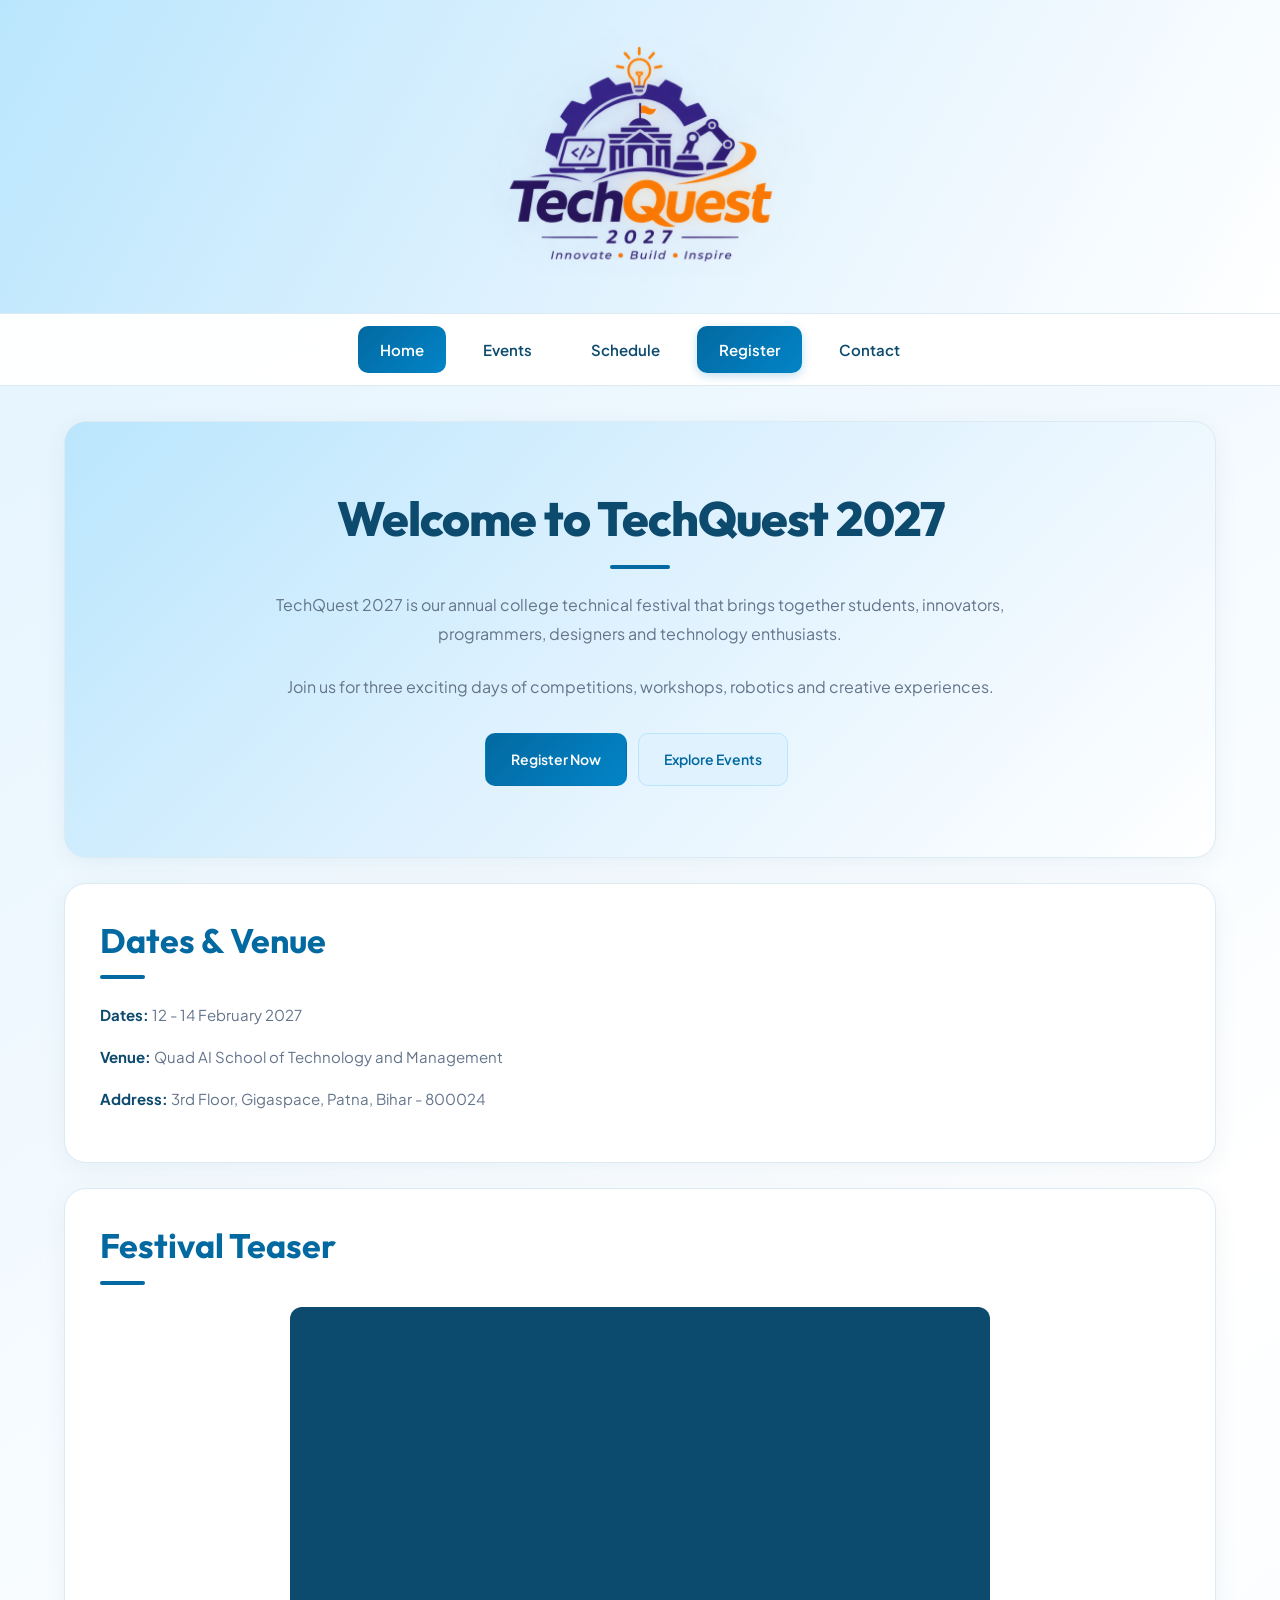
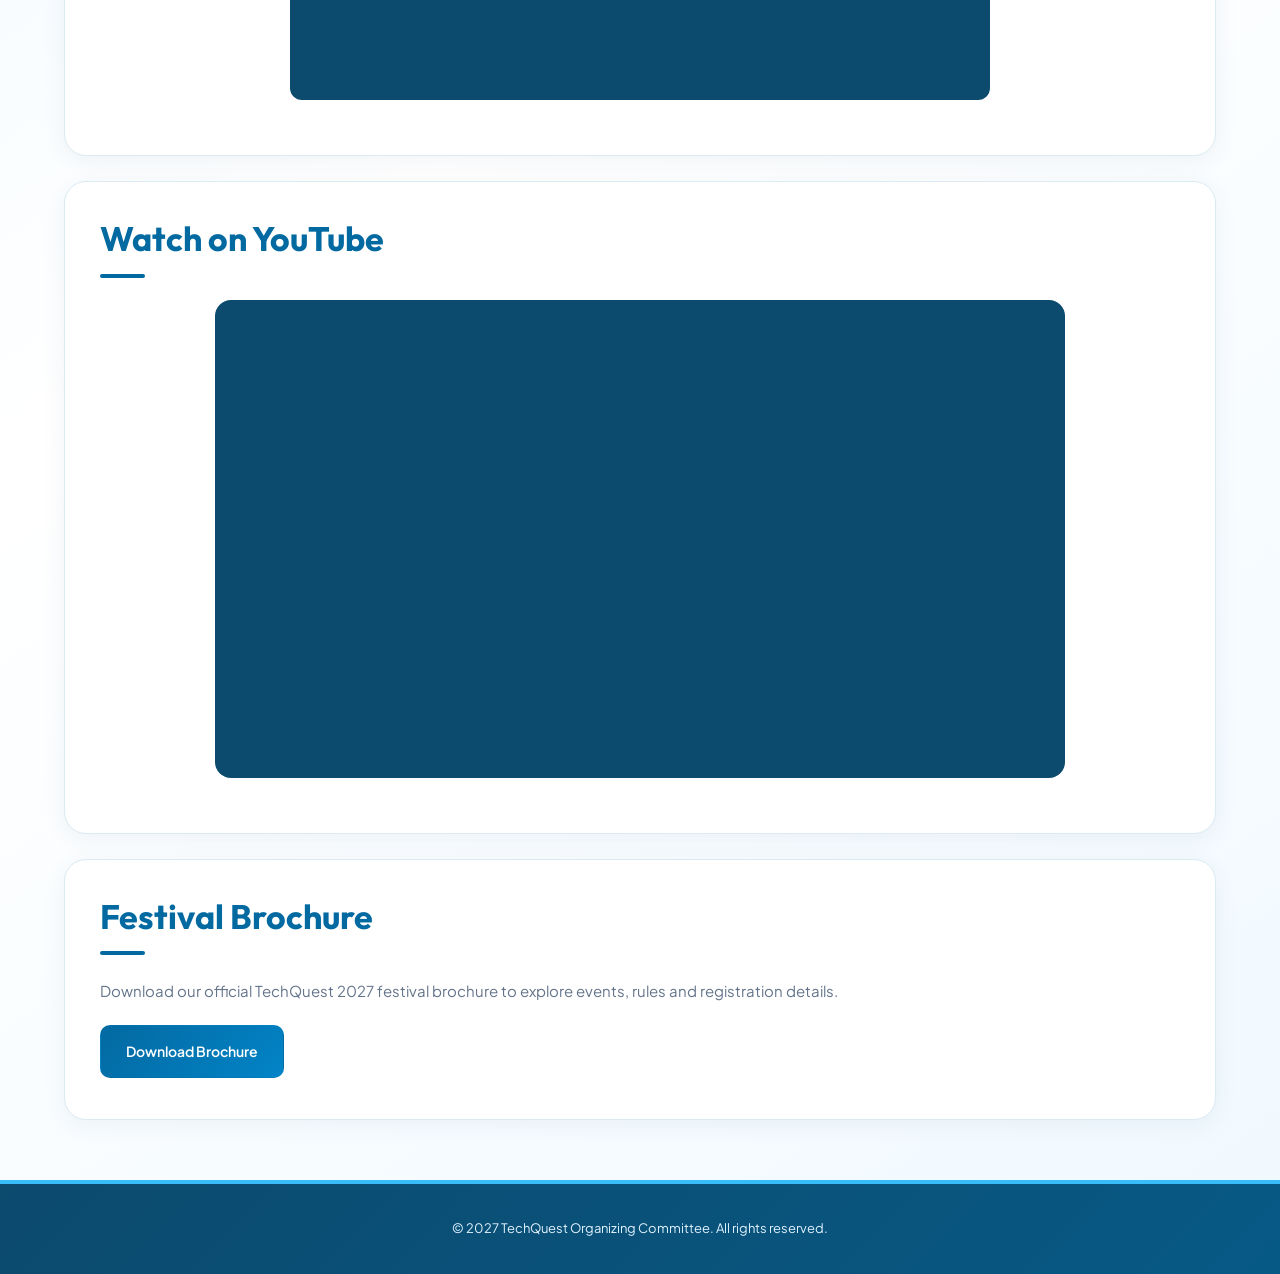
<file: index.html>
<!DOCTYPE html>
<html lang="en">
<head>
    <meta charset="UTF-8">
    <meta name="viewport" content="width=device-width, initial-scale=1.0">
    <title>TechQuest 2027 | Home</title>
    <link rel="stylesheet" href="style.css">
</head>

<body>

    <header>
        <img src="TechQuest.png"
             alt="TechQuest 2027 - Innovate. Build. Inspire."
             class="fest-logo">
    </header>

    <nav>
        <ul>
            <li><a href="index.html" aria-current="page">Home</a></li>
            <li><a href="event.html">Events</a></li>
            <li><a href="schedule.html">Schedule</a></li>
            <li><a href="register.html">Register</a></li>
            <li><a href="contact.html">Contact</a></li>
        </ul>
    </nav>

    <main>

        <section class="hero">
            <h1>Welcome to TechQuest 2027</h1>

            <p>
                TechQuest 2027 is our annual college technical
                festival that brings together students,
                innovators, programmers, designers and
                technology enthusiasts.
            </p>

            <p>
                Join us for three exciting days of competitions,
                workshops, robotics and creative experiences.
            </p>

            <a href="register.html">Register Now</a>
            <a href="event.html">Explore Events</a>
        </section>

        <section>
            <h2>Dates &amp; Venue</h2>

            <p>
                <strong>Dates:</strong>
                12 - 14 February 2027
            </p>

            <p>
                <strong>Venue:</strong>
                Quad AI School of Technology and Management
            </p>

            <p>
                <strong>Address:</strong>
                3rd Floor, Gigaspace, Patna, Bihar - 800024
            </p>
        </section>

       <section>
    <h2>Festival Teaser</h2>

    <iframe
        class="festival-video"
        src="https://www.youtube.com/embed/gcePMMCW2cs"
        title="TechQuest 2027 Festival Teaser"
        allowfullscreen>
    </iframe>
</section>

        <section>
    <h2>Watch on YouTube</h2>

    <iframe
        width="600"
        height="338"
        src="https://www.youtube.com/embed/AEeWWmuPiXo"
        title="TechQuest 2027 Festival Teaser"
        allow="accelerometer; autoplay; clipboard-write; encrypted-media; gyroscope; picture-in-picture; web-share"
        allowfullscreen>
    </iframe>
</section>

        <section>
            <h2>Festival Brochure</h2>

            <p>
                Download our official TechQuest 2027 festival
                brochure to explore events, rules and
                registration details.
            </p>

            <a href="techquest-2027-brochure-updated.pdf" download>
                Download Brochure
            </a>
        </section>

    </main>

    <footer>
        <p>
            &copy; 2027 TechQuest Organizing Committee.
            All rights reserved.
        </p>
    </footer>

</body>
</html>
</file>
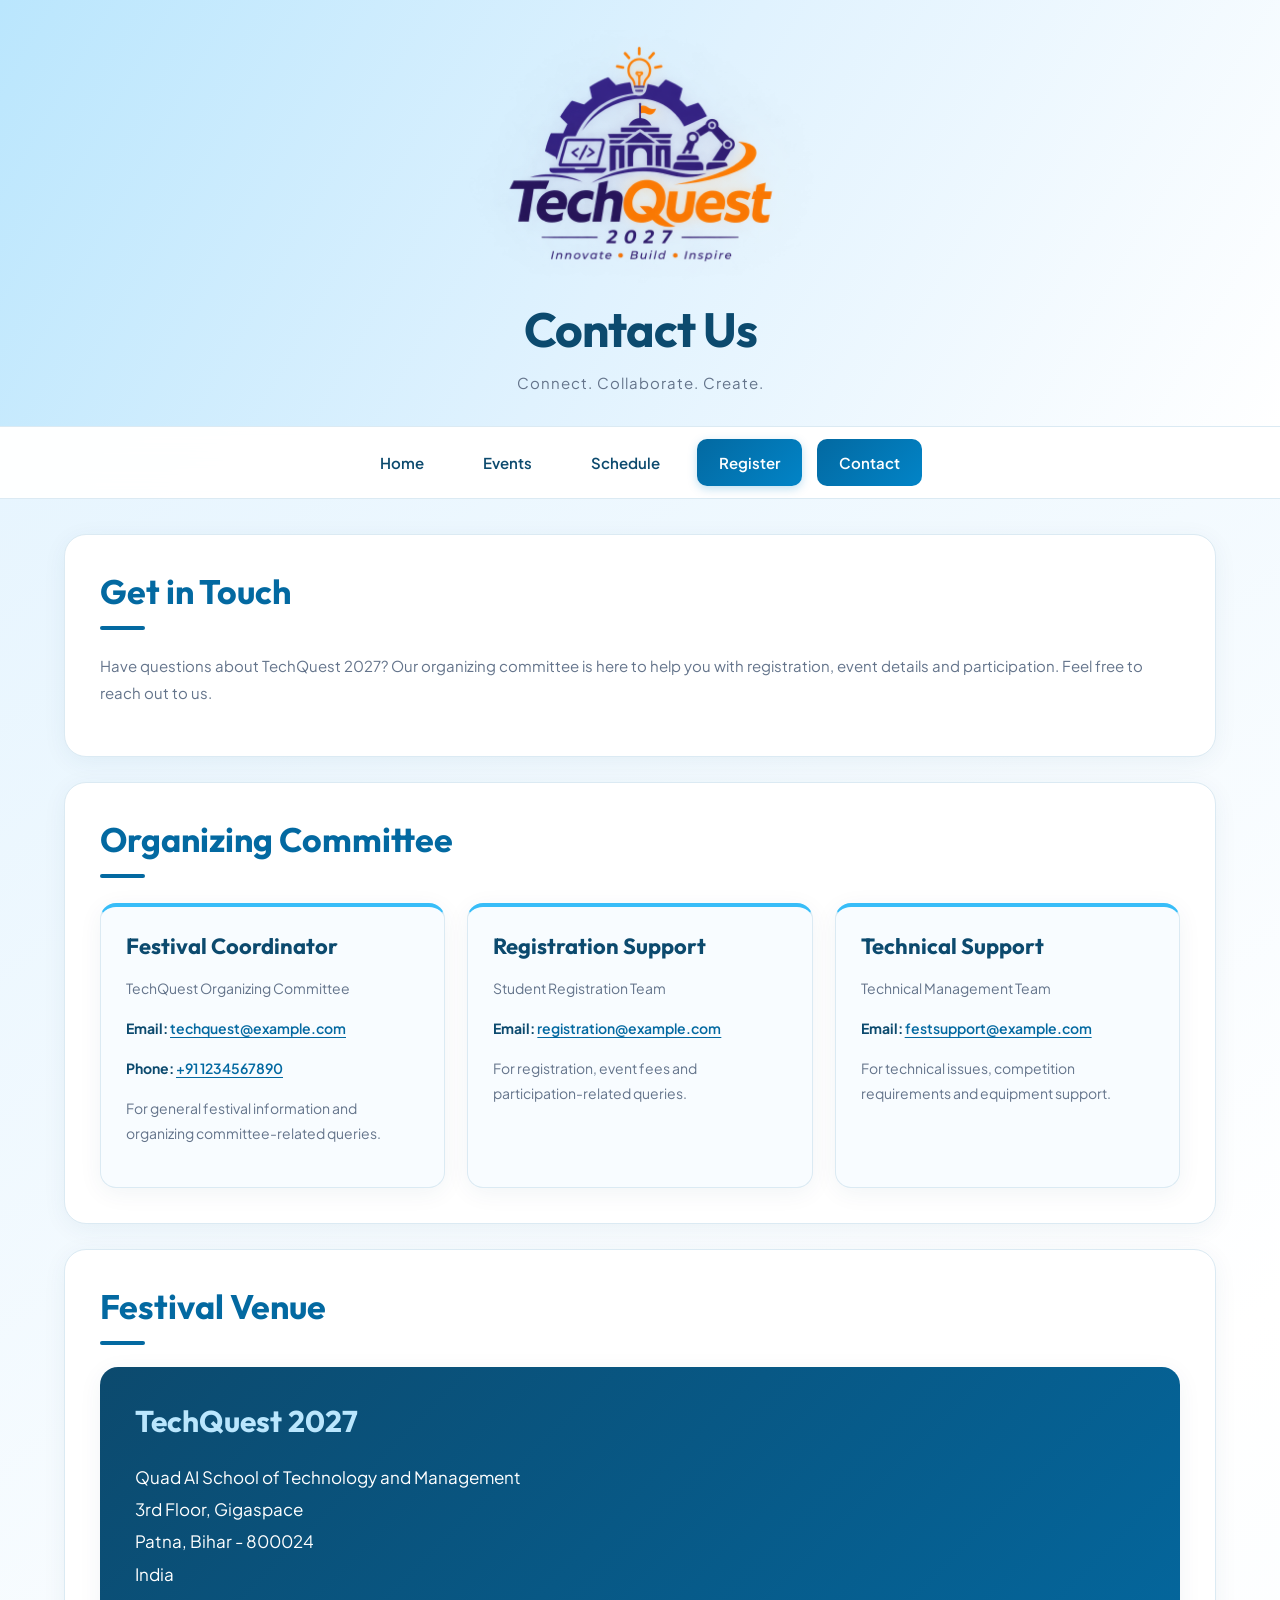
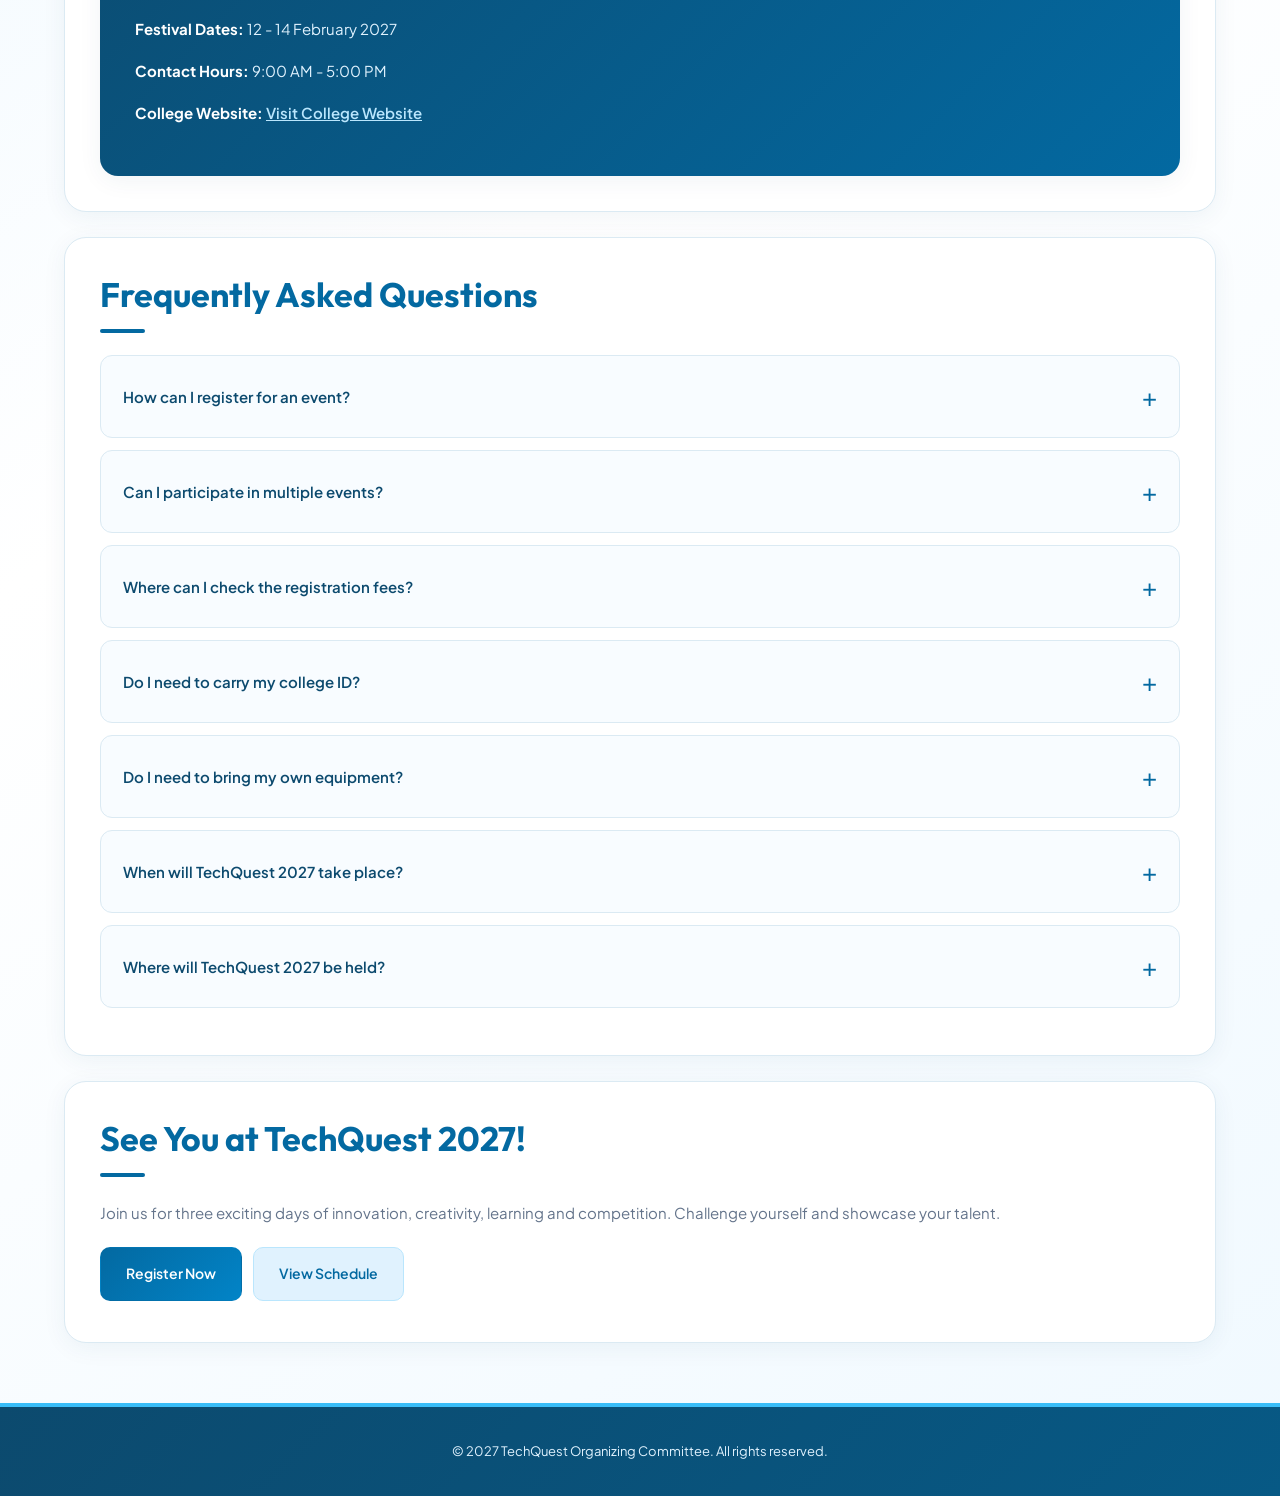
<file: contact.html>
<!DOCTYPE html>
<html lang="en">
<head>
    <meta charset="UTF-8">
    <meta name="viewport" content="width=device-width, initial-scale=1.0">
    <title>TechQuest 2027 | Contact</title>
    <link rel="stylesheet" href="style.css">
</head>

<body>

    <header>
        <img src="TechQuest.png"
             alt="TechQuest 2027 Logo"
             class="fest-logo">

        <h1>Contact Us</h1>
        <p>Connect. Collaborate. Create.</p>
    </header>

    <nav>
        <ul>
            <li><a href="index.html">Home</a></li>
            <li><a href="event.html">Events</a></li>
            <li><a href="schedule.html">Schedule</a></li>
            <li><a href="register.html">Register</a></li>
            <li><a href="contact.html" aria-current="page">Contact</a></li>
        </ul>
    </nav>

    <main>

        <section>
            <h2>Get in Touch</h2>

            <p>
                Have questions about TechQuest 2027?
                Our organizing committee is here to help you
                with registration, event details and participation.
                Feel free to reach out to us.
            </p>
        </section>

        <section>
            <h2>Organizing Committee</h2>

            <div class="contact-grid">

                <article class="contact-card">
                    <h3>Festival Coordinator</h3>

                    <p>TechQuest Organizing Committee</p>

                    <p>
                        <strong>Email:</strong>
                        <a href="mailto:techquest@example.com">
                            techquest@example.com
                        </a>
                    </p>

                    <p>
                        <strong>Phone:</strong>
                        <a href="tel:+911234567890">
                            +91 1234567890
                        </a>
                    </p>

                    <p>
                        For general festival information and
                        organizing committee-related queries.
                    </p>
                </article>

                <article class="contact-card">
                    <h3>Registration Support</h3>

                    <p>Student Registration Team</p>

                    <p>
                        <strong>Email:</strong>
                        <a href="mailto:registration@example.com">
                            registration@example.com
                        </a>
                    </p>

                    <p>
                        For registration, event fees and
                        participation-related queries.
                    </p>
                </article>

                <article class="contact-card">
                    <h3>Technical Support</h3>

                    <p>Technical Management Team</p>

                    <p>
                        <strong>Email:</strong>
                        <a href="mailto:festsupport@example.com">
                            festsupport@example.com
                        </a>
                    </p>

                    <p>
                        For technical issues, competition
                        requirements and equipment support.
                    </p>
                </article>

            </div>
        </section>

        <section>
            <h2>Festival Venue</h2>

            <div class="contact-card">

                <h3>TechQuest 2027</h3>

                <address>
                    Quad AI School of Technology and Management<br>
                    3rd Floor, Gigaspace<br>
                    Patna, Bihar - 800024<br>
                    India
                </address>

                <p>
                    <strong>Festival Dates:</strong>
                    12 - 14 February 2027
                </p>

                <p>
                    <strong>Contact Hours:</strong>
                    9:00 AM - 5:00 PM
                </p>

                <p>
                    <strong>College Website:</strong>

                    <a href="https://www.quadcse.com/"
                       target="_blank"
                       rel="noopener noreferrer">
                        Visit College Website
                    </a>
                </p>

            </div>
        </section>

        <section>
            <h2>Frequently Asked Questions</h2>

            <details>
                <summary>How can I register for an event?</summary>

                <p>
                    Visit the registration page, fill in your
                    details and select your preferred events.
                </p>
            </details>

            <details>
                <summary>Can I participate in multiple events?</summary>

                <p>
                    Yes, you can participate in multiple events
                    as long as their timings do not overlap.
                </p>
            </details>

            <details>
                <summary>Where can I check the registration fees?</summary>

                <p>
                    All registration fees are available on
                    the Events page.
                </p>
            </details>

            <details>
                <summary>Do I need to carry my college ID?</summary>

                <p>
                    Yes, participants must carry a valid
                    college identity card.
                </p>
            </details>

            <details>
                <summary>Do I need to bring my own equipment?</summary>

                <p>
                    No, all necessary equipment will be
                    provided by the organizing committee.
                </p>
            </details>

            <details>
                <summary>When will TechQuest 2027 take place?</summary>

                <p>
                    TechQuest 2027 will take place from
                    12 to 14 February 2027.
                </p>
            </details>

            <details>
                <summary>Where will TechQuest 2027 be held?</summary>

                <p>
                    The festival will be held at Quad AI School
                    of Technology and Management, 3rd Floor,
                    Gigaspace, Patna, Bihar - 800024.
                </p>
            </details>

        </section>

        <section>
            <h2>See You at TechQuest 2027!</h2>

            <p>
                Join us for three exciting days of innovation,
                creativity, learning and competition.
                Challenge yourself and showcase your talent.
            </p>

            <a href="register.html">Register Now</a>
            <a href="schedule.html">View Schedule</a>

        </section>

    </main>

    <footer>
        <p>
            &copy; 2027 TechQuest Organizing Committee.
            All rights reserved.
        </p>
    </footer>

</body>
</html>
</file>
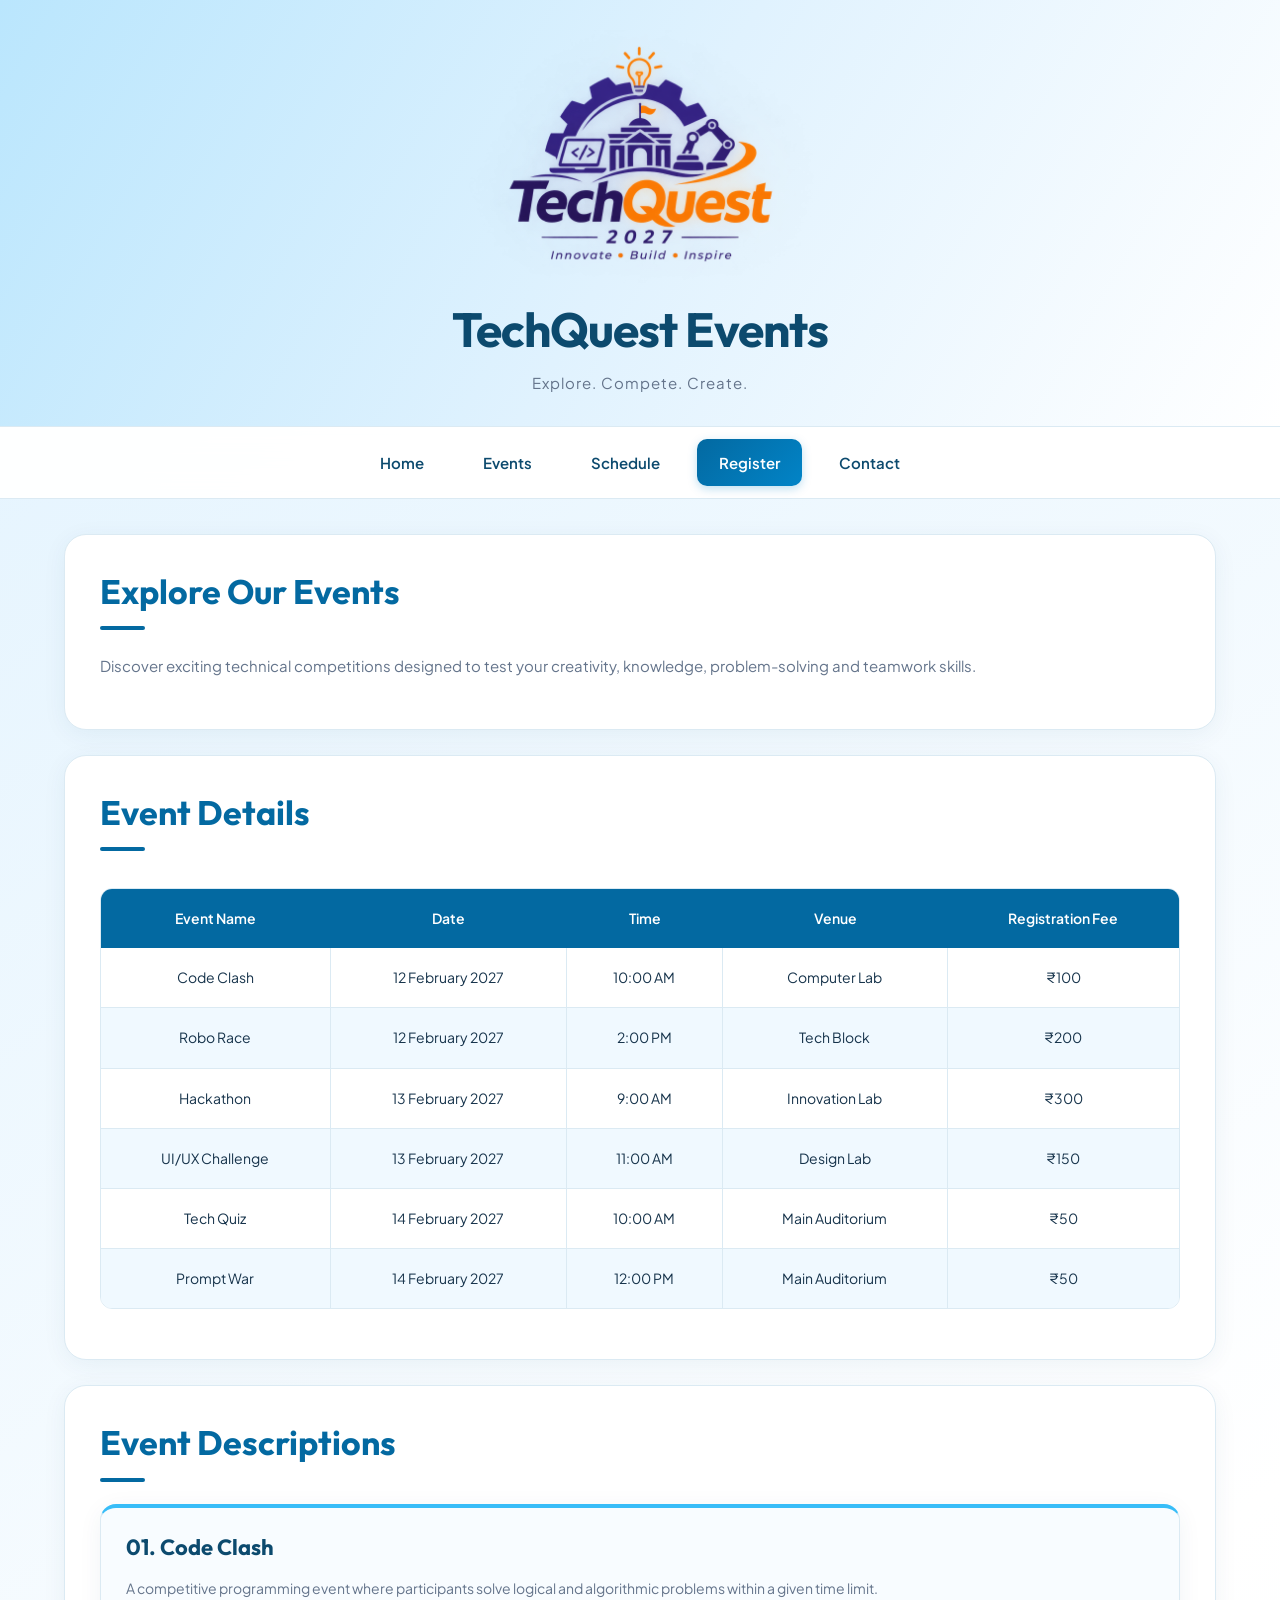
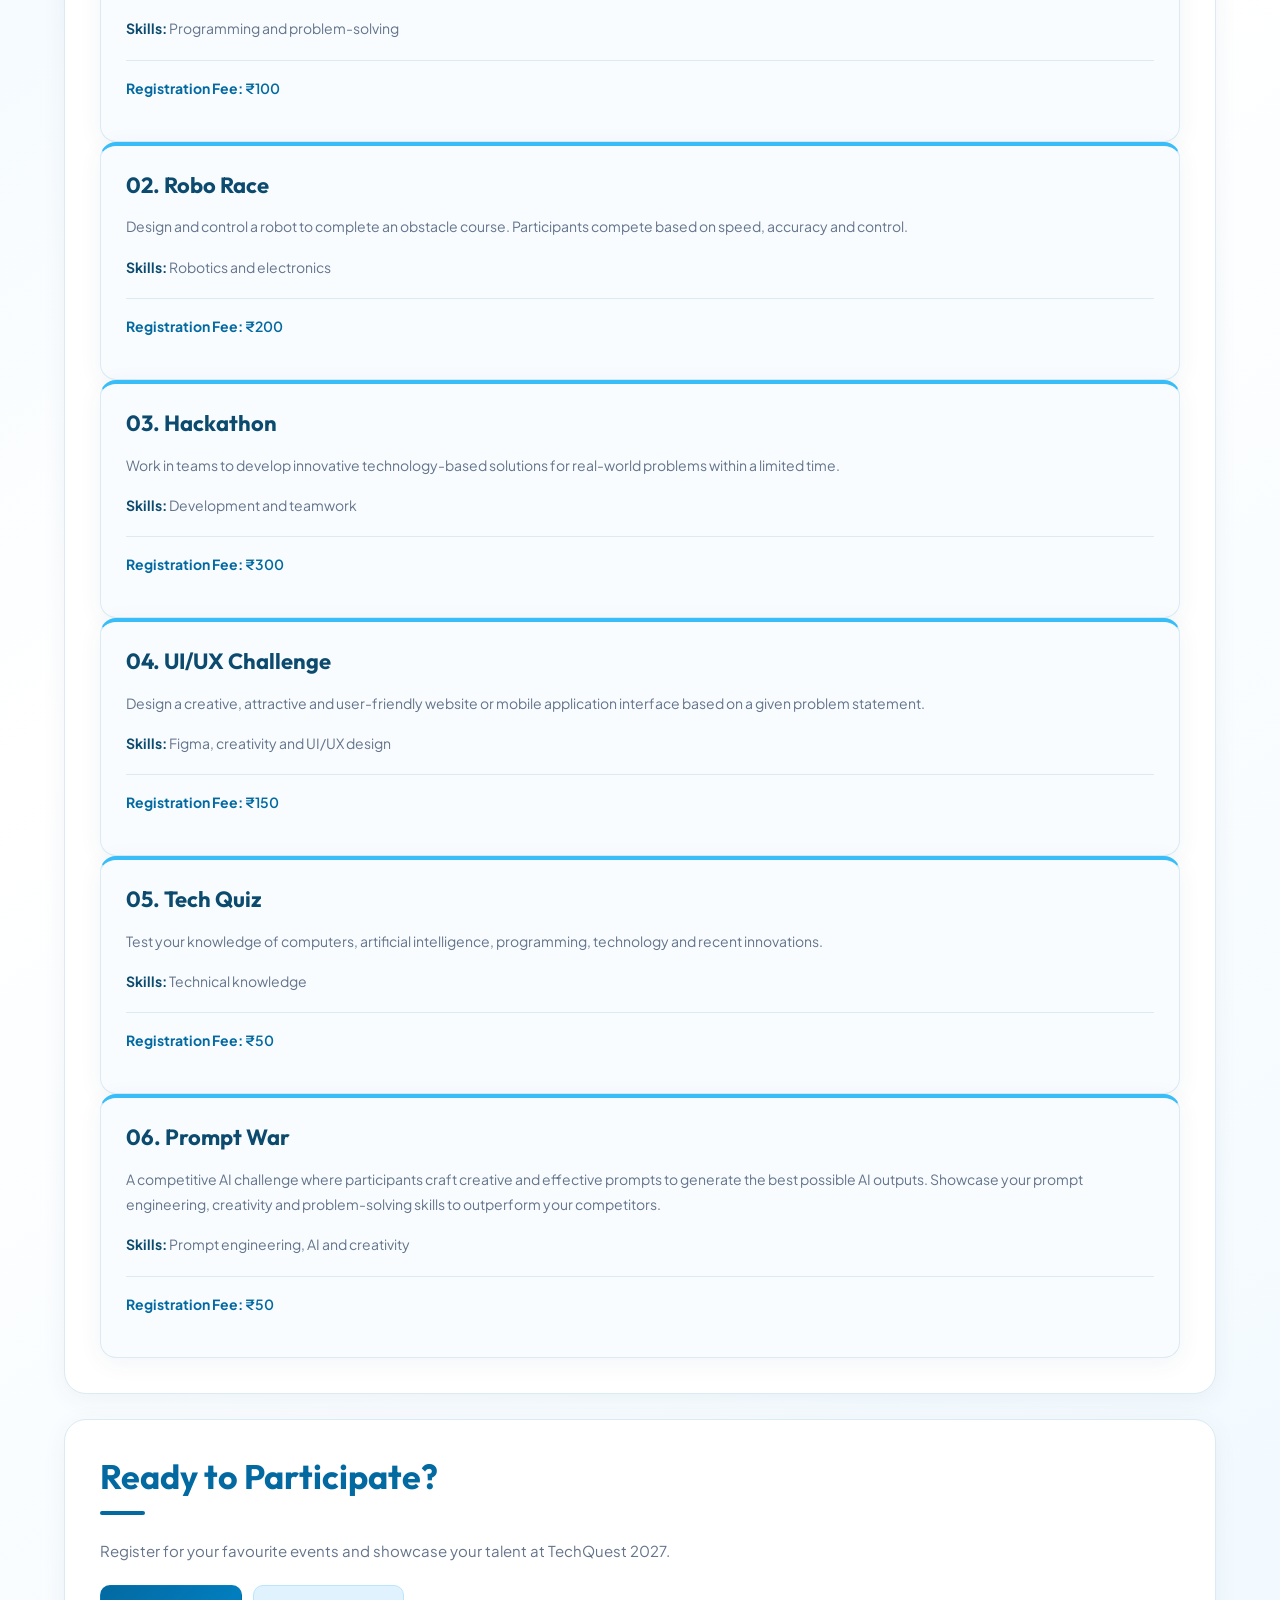
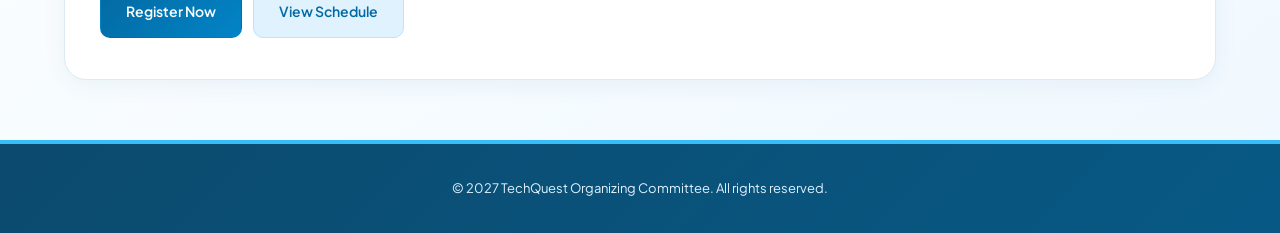
<file: event.html>
<!DOCTYPE html>
<html lang="en">
<head>
    <meta charset="UTF-8">
    <meta name="viewport" content="width=device-width, initial-scale=1.0">
    <title>TechQuest 2027 | Events</title>
    <link rel="stylesheet" href="style.css">
</head>

<body>

    <header>
       <img src="TechQuest.png"
             alt="TechQuest 2027 Logo"
             class="fest-logo">
        <h1>TechQuest Events</h1>
        <p>Explore. Compete. Create.</p>
    </header>

    <nav>
        <ul>
            <li><a href="index.html">Home</a></li>
            <li><a href="event.html">Events</a></li>
            <li><a href="schedule.html">Schedule</a></li>
            <li><a href="register.html">Register</a></li>
            <li><a href="contact.html">Contact</a></li>
        </ul>
    </nav>

    <main>

        <section>
            <h2>Explore Our Events</h2>

            <p>
                Discover exciting technical competitions designed
                to test your creativity, knowledge, problem-solving
                and teamwork skills.
            </p>
        </section>

        <section>
            <h2>Event Details</h2>

            <div class="table-container">
                <table>
                    <thead>
                        <tr>
                            <th>Event Name</th>
                            <th>Date</th>
                            <th>Time</th>
                            <th>Venue</th>
                            <th>Registration Fee</th>
                        </tr>
                    </thead>

                    <tbody>
                        <tr>
                            <td>Code Clash</td>
                            <td>12 February 2027</td>
                            <td>10:00 AM</td>
                            <td>Computer Lab</td>
                            <td>₹100</td>
                        </tr>

                        <tr>
                            <td>Robo Race</td>
                            <td>12 February 2027</td>
                            <td>2:00 PM</td>
                            <td>Tech Block</td>
                            <td>₹200</td>
                        </tr>

                        <tr>
                            <td>Hackathon</td>
                            <td>13 February 2027</td>
                            <td>9:00 AM</td>
                            <td>Innovation Lab</td>
                            <td>₹300</td>
                        </tr>

                        <tr>
                            <td>UI/UX Challenge</td>
                            <td>13 February 2027</td>
                            <td>11:00 AM</td>
                            <td>Design Lab</td>
                            <td>₹150</td>
                        </tr>

                        <tr>
                            <td>Tech Quiz</td>
                            <td>14 February 2027</td>
                            <td>10:00 AM</td>
                            <td>Main Auditorium</td>
                            <td>₹50</td>
                        </tr>

                        <tr>
                            <td>Prompt War</td>
                            <td>14 February 2027</td>
                            <td>12:00 PM</td>
                            <td>Main Auditorium</td>
                            <td>₹50</td>
                        </tr>
                    </tbody>
                </table>
            </div>
        </section>

        <section>
            <h2>Event Descriptions</h2>

            <article class="event-card">
                <h3>01. Code Clash</h3>

                <p>
                    A competitive programming event where
                    participants solve logical and algorithmic
                    problems within a given time limit.
                </p>

                <p><strong>Skills:</strong> Programming and problem-solving</p>
                <p><strong>Registration Fee:</strong> ₹100</p>
            </article>

            <article class="event-card">
                <h3>02. Robo Race</h3>

                <p>
                    Design and control a robot to complete
                    an obstacle course. Participants compete
                    based on speed, accuracy and control.
                </p>

                <p><strong>Skills:</strong> Robotics and electronics</p>
                <p><strong>Registration Fee:</strong> ₹200</p>
            </article>

            <article class="event-card">
                <h3>03. Hackathon</h3>

                <p>
                    Work in teams to develop innovative
                    technology-based solutions for real-world
                    problems within a limited time.
                </p>

                <p><strong>Skills:</strong> Development and teamwork</p>
                <p><strong>Registration Fee:</strong> ₹300</p>
            </article>

            <article class="event-card">
                <h3>04. UI/UX Challenge</h3>

                <p>
                    Design a creative, attractive and
                    user-friendly website or mobile application
                    interface based on a given problem statement.
                </p>

                <p><strong>Skills:</strong> Figma, creativity and UI/UX design</p>
                <p><strong>Registration Fee:</strong> ₹150</p>
            </article>

            <article class="event-card">
                <h3>05. Tech Quiz</h3>

                <p>
                    Test your knowledge of computers,
                    artificial intelligence, programming,
                    technology and recent innovations.
                </p>

                <p><strong>Skills:</strong> Technical knowledge</p>
                <p><strong>Registration Fee:</strong> ₹50</p>
            </article>

            <article class="event-card">
                <h3>06. Prompt War</h3>

                <p>
                    A competitive AI challenge where participants
                    craft creative and effective prompts to generate
                    the best possible AI outputs. Showcase your
                    prompt engineering, creativity and problem-solving
                    skills to outperform your competitors.
                </p>

                <p><strong>Skills:</strong> Prompt engineering, AI and creativity</p>
                <p><strong>Registration Fee:</strong> ₹50</p>
            </article>

        </section>

        <section>
            <h2>Ready to Participate?</h2>

            <p>
                Register for your favourite events and
                showcase your talent at TechQuest 2027.
            </p>

            <a href="register.html">Register Now</a>
            <a href="schedule.html">View Schedule</a>
        </section>

    </main>

    <footer>
        <p>
            &copy; 2027 TechQuest Organizing Committee.
            All rights reserved.
        </p>
    </footer>

</body>
</html>
</file>
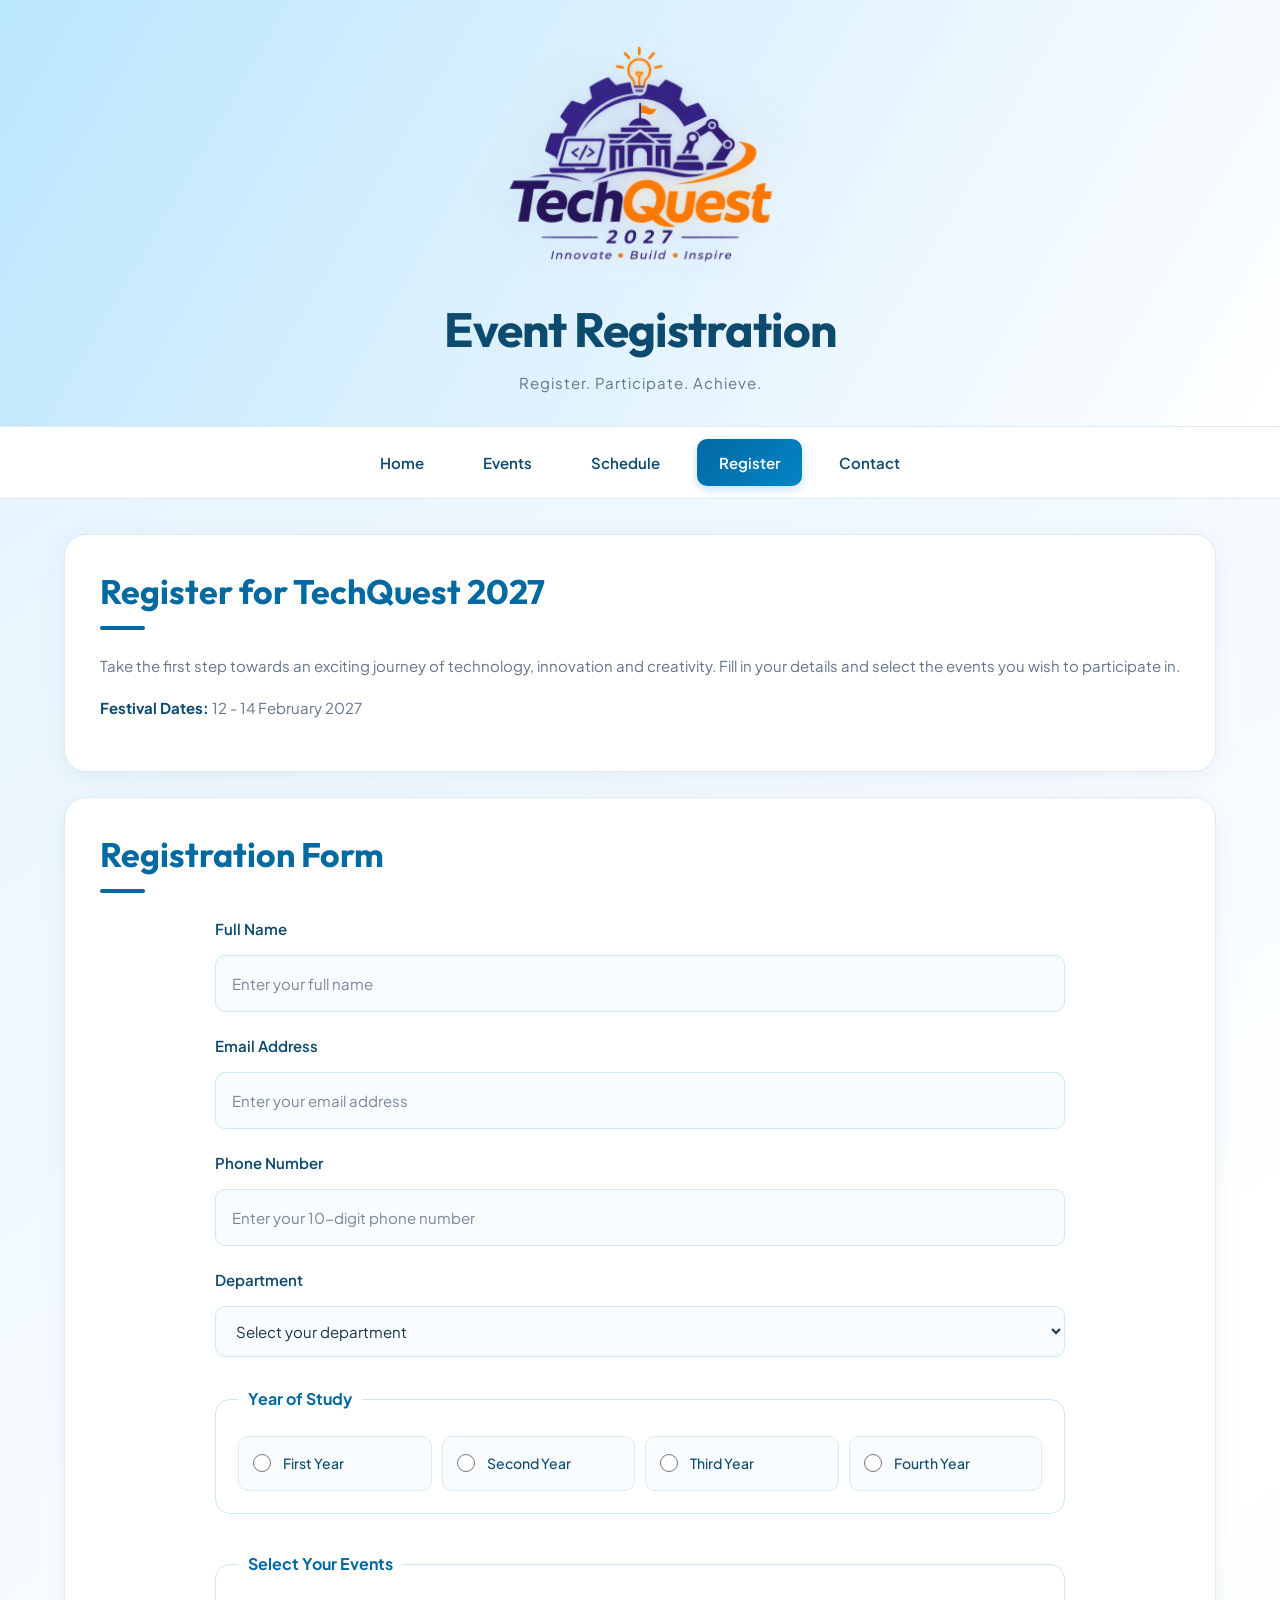
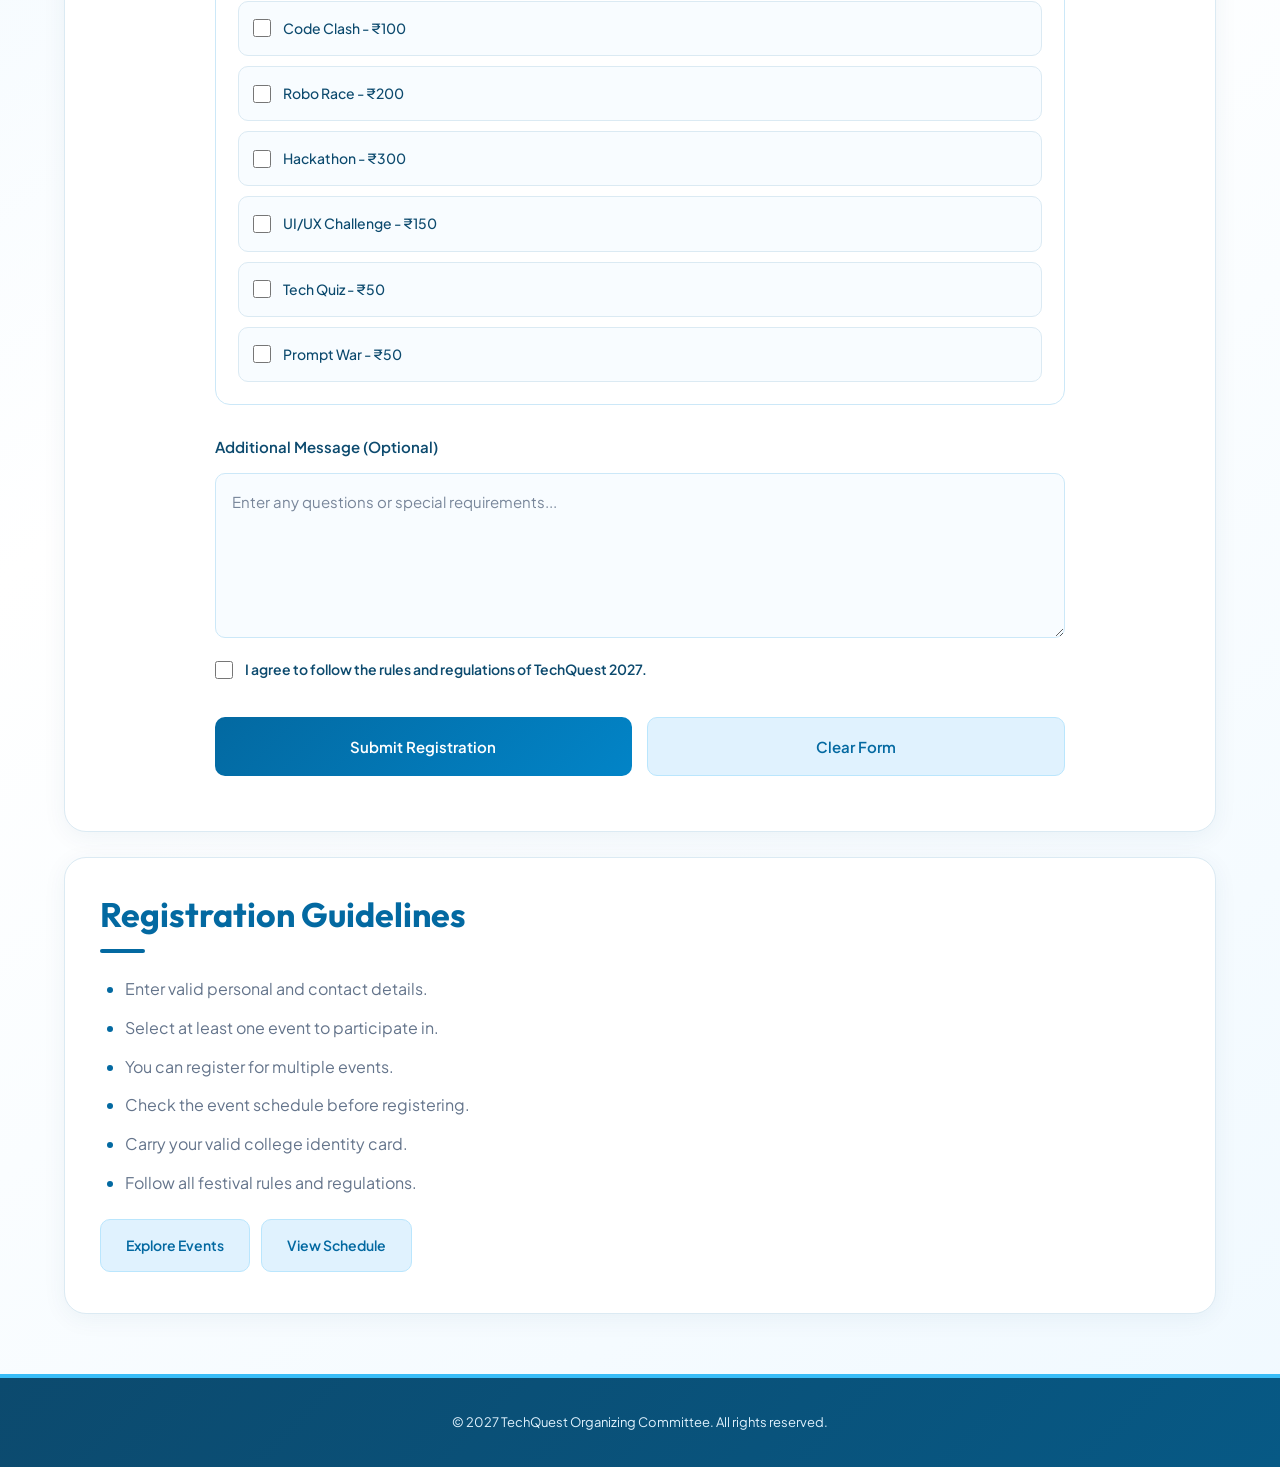
<file: register.html>
<!DOCTYPE html>
<html lang="en">
<head>
    <meta charset="UTF-8">
    <meta name="viewport" content="width=device-width, initial-scale=1.0">
    <title>TechQuest 2027 | Registration</title>
    <link rel="stylesheet" href="style.css">
</head>

<body>

    <header>
        <img src="TechQuest.png"
             alt="TechQuest 2027 Logo"
             class="fest-logo">

        <h1>Event Registration</h1>
        <p>Register. Participate. Achieve.</p>
    </header>

    <nav>
        <ul>
            <li><a href="index.html">Home</a></li>
            <li><a href="event.html">Events</a></li>
            <li><a href="schedule.html">Schedule</a></li>
            <li><a href="register.html" aria-current="page">Register</a></li>
            <li><a href="contact.html">Contact</a></li>
        </ul>
    </nav>

    <main>

        <section>
            <h2>Register for TechQuest 2027</h2>

            <p>
                Take the first step towards an exciting journey
                of technology, innovation and creativity.
                Fill in your details and select the events
                you wish to participate in.
            </p>

            <p>
                <strong>Festival Dates:</strong>
                12 - 14 February 2027
            </p>
        </section>

        <section>
            <h2>Registration Form</h2>

            <form id="registrationForm">

                <div class="form-group">
                    <label for="fullname">Full Name</label>

                    <input type="text"
                           id="fullname"
                           name="fullname"
                           placeholder="Enter your full name"
                           required>
                </div>

                <div class="form-group">
                    <label for="email">Email Address</label>

                    <input type="email"
                           id="email"
                           name="email"
                           placeholder="Enter your email address"
                           required>
                </div>

                <div class="form-group">
                    <label for="phone">Phone Number</label>

                    <input type="tel"
                           id="phone"
                           name="phone"
                           placeholder="Enter your 10-digit phone number"
                           pattern="[0-9]{10}"
                           maxlength="10"
                           inputmode="numeric"
                           title="Enter a valid 10-digit phone number"
                           required>
                </div>

                <div class="form-group">
                    <label for="department">Department</label>

                    <select id="department"
                            name="department"
                            required>

                        <option value="">Select your department</option>
                        <option value="cse">Computer Science Engineering</option>
                        <option value="aiml">Artificial Intelligence & Machine Learning</option>
                        <option value="it">Information Technology</option>
                        <option value="ece">Electronics & Communication</option>
                        <option value="ee">Electrical Engineering</option>
                        <option value="me">Mechanical Engineering</option>
                        <option value="ce">Civil Engineering</option>
                        <option value="other">Other</option>

                    </select>
                </div>

                <fieldset>
                    <legend>Year of Study</legend>

                    <label>
                        <input type="radio"
                               name="year"
                               value="1"
                               required>
                        First Year
                    </label>

                    <label>
                        <input type="radio"
                               name="year"
                               value="2">
                        Second Year
                    </label>

                    <label>
                        <input type="radio"
                               name="year"
                               value="3">
                        Third Year
                    </label>

                    <label>
                        <input type="radio"
                               name="year"
                               value="4">
                        Fourth Year
                    </label>

                </fieldset>

                <fieldset>
                    <legend>Select Your Events</legend>

                    <label>
                        <input type="checkbox"
                               name="events"
                               value="Code Clash">
                        Code Clash - ₹100
                    </label>

                    <label>
                        <input type="checkbox"
                               name="events"
                               value="Robo Race">
                        Robo Race - ₹200
                    </label>

                    <label>
                        <input type="checkbox"
                               name="events"
                               value="Hackathon">
                        Hackathon - ₹300
                    </label>

                    <label>
                        <input type="checkbox"
                               name="events"
                               value="UI/UX Challenge">
                        UI/UX Challenge - ₹150
                    </label>

                    <label>
                        <input type="checkbox"
                               name="events"
                               value="Tech Quiz">
                        Tech Quiz - ₹50
                    </label>

                    <label>
                        <input type="checkbox"
                               name="events"
                               value="Prompt War">
                        Prompt War - ₹50
                    </label>

                </fieldset>

                <div class="form-group">
                    <label for="message">
                        Additional Message (Optional)
                    </label>

                    <textarea id="message"
                              name="message"
                              rows="5"
                              placeholder="Enter any questions or special requirements..."></textarea>
                </div>

                <label>
                    <input type="checkbox"
                           name="agreement"
                           required>

                    I agree to follow the rules and regulations
                    of TechQuest 2027.
                </label>

                <div class="form-buttons">

                    <button type="submit">
                        Submit Registration
                    </button>

                    <button type="reset">
                        Clear Form
                    </button>

                </div>

                <p id="formStatus" role="status"></p>

            </form>
        </section>

        <section>
            <h2>Registration Guidelines</h2>

            <ul>
                <li>Enter valid personal and contact details.</li>

                <li>Select at least one event to participate in.</li>

                <li>You can register for multiple events.</li>

                <li>Check the event schedule before registering.</li>

                <li>Carry your valid college identity card.</li>

                <li>Follow all festival rules and regulations.</li>
            </ul>

            <a href="event.html">Explore Events</a>
            <a href="schedule.html">View Schedule</a>
        </section>

    </main>

    <footer>
        <p>
            &copy; 2027 TechQuest Organizing Committee.
            All rights reserved.
        </p>
    </footer>

    <script>

        const form = document.getElementById("registrationForm");
        const status = document.getElementById("formStatus");

        form.addEventListener("submit", function(event) {

            event.preventDefault();

            const name = document.getElementById("fullname").value.trim();

            const selectedEvents = document.querySelectorAll(
                'input[name="events"]:checked'
            );

            if (name === "") {
                status.style.color = "#dc2626";
                status.textContent = "Please enter your full name.";
                return;
            }

            if (selectedEvents.length === 0) {
                status.style.color = "#dc2626";
                status.textContent = "Please select at least one event.";
                return;
            }

            status.style.color = "#15803d";

            status.textContent =
                "Thank you, " + name +
                "! Your registration form has been validated successfully.";

        });

        form.addEventListener("reset", function() {
            status.textContent = "";
        });

    </script>

</body>
</html>
</file>
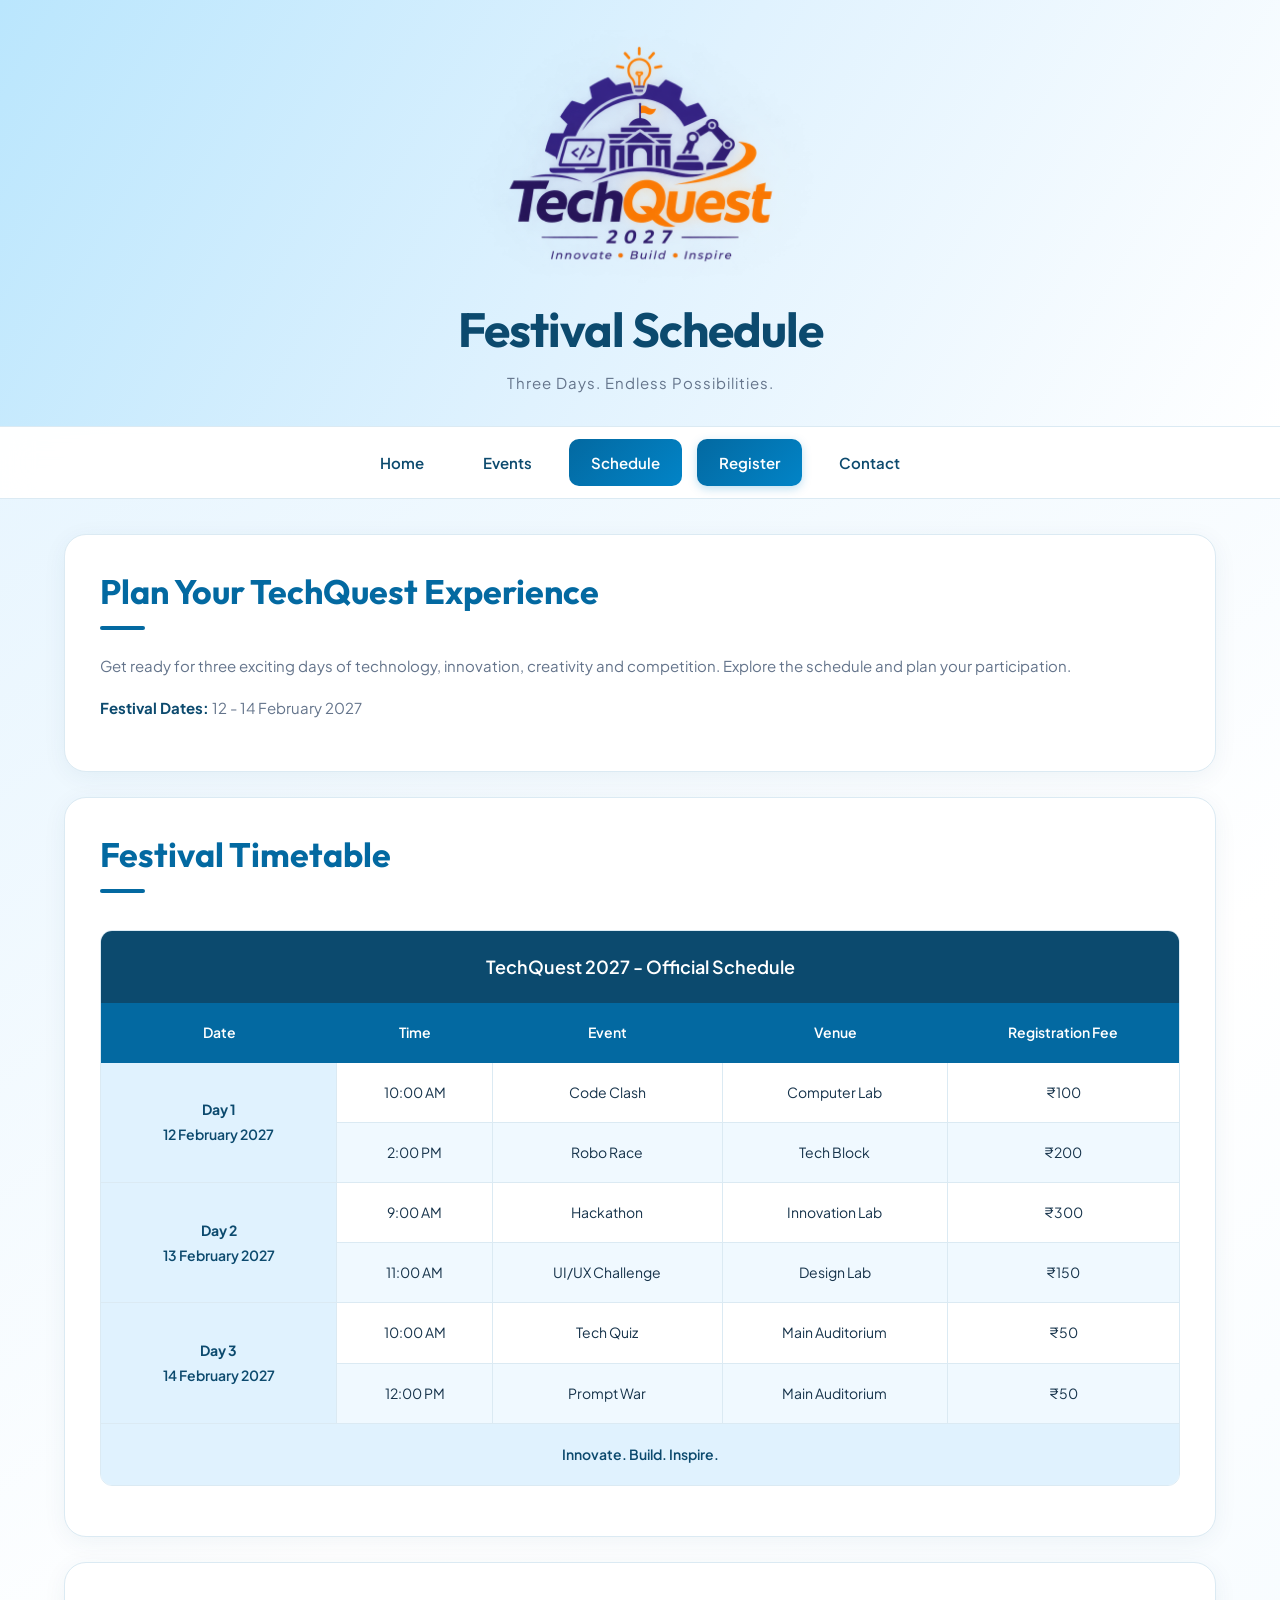
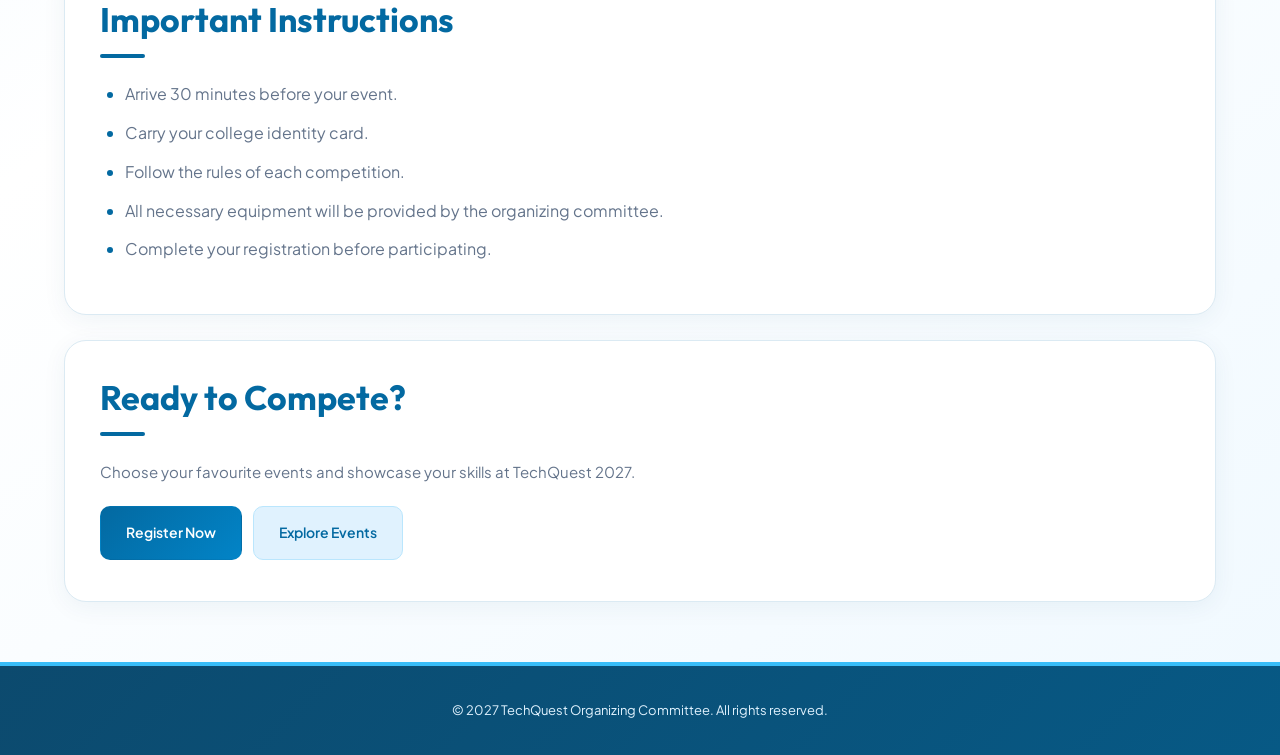
<file: schedule.html>
<!DOCTYPE html>
<html lang="en">
<head>
    <meta charset="UTF-8">
    <meta name="viewport" content="width=device-width, initial-scale=1.0">
    <title>TechQuest 2027 | Schedule</title>
    <link rel="stylesheet" href="style.css">
</head>

<body>

    <header>
        <img src="TechQuest.png"
             alt="TechQuest 2027 Logo"
             class="fest-logo">

        <h1>Festival Schedule</h1>
        <p>Three Days. Endless Possibilities.</p>
    </header>

    <nav>
        <ul>
            <li><a href="index.html">Home</a></li>
            <li><a href="event.html">Events</a></li>
            <li><a href="schedule.html" aria-current="page">Schedule</a></li>
            <li><a href="register.html">Register</a></li>
            <li><a href="contact.html">Contact</a></li>
        </ul>
    </nav>

    <main>

        <section>
            <h2>Plan Your TechQuest Experience</h2>

            <p>
                Get ready for three exciting days of technology,
                innovation, creativity and competition.
                Explore the schedule and plan your participation.
            </p>

            <p>
                <strong>Festival Dates:</strong>
                12 - 14 February 2027
            </p>
        </section>

        <section>
            <h2>Festival Timetable</h2>

            <div class="table-container">

                <table>
                    <thead>
                        <tr>
                            <th colspan="5">
                                TechQuest 2027 - Official Schedule
                            </th>
                        </tr>

                        <tr>
                            <th>Date</th>
                            <th>Time</th>
                            <th>Event</th>
                            <th>Venue</th>
                            <th>Registration Fee</th>
                        </tr>
                    </thead>

                    <tbody>

                        <tr>
                            <td rowspan="2">
                                <strong>Day 1</strong>
                                <br>
                                12 February 2027
                            </td>

                            <td>10:00 AM</td>
                            <td>Code Clash</td>
                            <td>Computer Lab</td>
                            <td>₹100</td>
                        </tr>

                        <tr>
                            <td>2:00 PM</td>
                            <td>Robo Race</td>
                            <td>Tech Block</td>
                            <td>₹200</td>
                        </tr>

                        <tr>
                            <td rowspan="2">
                                <strong>Day 2</strong>
                                <br>
                                13 February 2027
                            </td>

                            <td>9:00 AM</td>
                            <td>Hackathon</td>
                            <td>Innovation Lab</td>
                            <td>₹300</td>
                        </tr>

                        <tr>
                            <td>11:00 AM</td>
                            <td>UI/UX Challenge</td>
                            <td>Design Lab</td>
                            <td>₹150</td>
                        </tr>

                        <tr>
                            <td rowspan="2">
                                <strong>Day 3</strong>
                                <br>
                                14 February 2027
                            </td>

                            <td>10:00 AM</td>
                            <td>Tech Quiz</td>
                            <td>Main Auditorium</td>
                            <td>₹50</td>
                        </tr>

                        <tr>
                            <td>12:00 PM</td>
                            <td>Prompt War</td>
                            <td>Main Auditorium</td>
                            <td>₹50</td>
                        </tr>

                        <tr>
                            <td colspan="5">
                                Innovate. Build. Inspire.
                            </td>
                        </tr>

                    </tbody>
                </table>

            </div>
        </section>

        <section>
            <h2>Important Instructions</h2>

            <ul>
                <li>Arrive 30 minutes before your event.</li>

                <li>Carry your college identity card.</li>

                <li>Follow the rules of each competition.</li>

                <li>
                    All necessary equipment will be provided
                    by the organizing committee.
                </li>

                <li>
                    Complete your registration before participating.
                </li>
            </ul>
        </section>

        <section>
            <h2>Ready to Compete?</h2>

            <p>
                Choose your favourite events and showcase
                your skills at TechQuest 2027.
            </p>

            <a href="register.html">Register Now</a>
            <a href="event.html">Explore Events</a>
        </section>

    </main>

    <footer>
        <p>
            &copy; 2027 TechQuest Organizing Committee.
            All rights reserved.
        </p>
    </footer>

</body>
</html>
</file>
<file: style.css>
@import url('https://fonts.googleapis.com/css2?family=Outfit:wght@400;500;600;700;800&family=Plus+Jakarta+Sans:wght@400;500;600;700&display=swap');
:root {
    --white: #ffffff;
    --blue: #0369a1;
    --dark-blue: #0c4a6e;
    --sky-blue: #38bdf8;
    --text: #16334b;
    --muted: #64748b;
    --border: #dbeaf3;
    --light-blue: #e0f2fe;
    --gradient: linear-gradient(135deg, #0369a1, #0284c7);
    --shadow: 0 5px 25px rgba(12, 74, 110, 0.06);
}

* {
    margin: 0;
    padding: 0;
    box-sizing: border-box;
}

html {
    scroll-behavior: smooth;
    scroll-padding-top: 100px;
}

body {
    font-family: 'Plus Jakarta Sans', sans-serif;
    background: linear-gradient(145deg, #e0f2fe 0%, #ffffff 55%, #f0f9ff 100%);
    color: var(--text);
    line-height: 1.8;
    min-height: 100vh;
    display: flex;
    flex-direction: column;
}

h1, h2, h3, h4 {
    font-family: 'Outfit', sans-serif;
    line-height: 1.3;
}

p {
    margin-bottom: 15px;
}

img {
    max-width: 100%;
}

a {
    color: var(--blue);
    text-decoration: none;
}

button,
input,
select,
textarea {
    font: inherit;
}

a:focus-visible,
button:focus-visible,
summary:focus-visible,
input:focus-visible,
select:focus-visible,
textarea:focus-visible {
    outline: 3px solid var(--sky-blue);
    outline-offset: 3px;
}

header {
    position: relative;
    text-align: center;
    padding: 30px 20px;
    background: linear-gradient(120deg, #bae6fd 0%, #e0f2fe 50%, #ffffff 100%);
    border-bottom: 1px solid var(--border);
}

header .fest-logo {
    display: block;
    width: 380px;
    max-width: 90%;
    height: auto;
    object-fit: contain;
    margin: 0 auto;
    animation: logoEntrance 0.7s ease-out;
}

header h1 {
    color: var(--dark-blue);
    font-size: clamp(30px, 5vw, 48px);
    font-weight: 700;
    letter-spacing: -1px;
    margin-top: 15px;
    margin-bottom: 8px;
}

header p {
    color: var(--muted);
    font-size: 15px;
    letter-spacing: 1px;
    margin: 0;
}

nav {
    position: sticky;
    top: 0;
    z-index: 100;
    background: rgba(255, 255, 255, 0.96);
    backdrop-filter: blur(15px);
    border-bottom: 1px solid var(--border);
    padding: 12px 20px;
}

nav ul {
    display: flex;
    justify-content: center;
    align-items: center;
    flex-wrap: wrap;
    list-style: none;
    gap: 15px;
}

nav li {
    margin: 0;
}

nav a {
    display: block;
    color: var(--dark-blue);
    padding: 10px 22px;
    border-radius: 10px;
    font-size: 15px;
    font-weight: 600;
    transition: background 0.2s ease, color 0.2s ease;
}

nav a:hover {
    background: var(--light-blue);
    color: var(--blue);
}

nav a.active,
nav a[aria-current="page"] {
    background: var(--gradient);
    color: var(--white);
}

main {
    width: 90%;
    max-width: 1200px;
    margin: 35px auto;
    flex: 1;
    animation: pageEntrance 0.6s ease-out;
}

section {
    background: var(--white);
    border: 1px solid var(--border);
    border-radius: 22px;
    padding: 35px;
    margin-bottom: 25px;
    box-shadow: var(--shadow);
}

section h2 {
    color: var(--blue);
    font-size: clamp(25px, 4vw, 34px);
    font-weight: 700;
    margin-bottom: 22px;
}

section h2::after {
    content: "";
    display: block;
    width: 45px;
    height: 4px;
    background: var(--blue);
    border-radius: 10px;
    margin-top: 12px;
}

section h3 {
    color: var(--dark-blue);
    font-size: 22px;
    margin-bottom: 12px;
}

section p {
    color: var(--muted);
    font-size: 15px;
    line-height: 1.8;
}

section strong {
    color: var(--dark-blue);
}

section ul,
section ol {
    padding-left: 25px;
    margin-bottom: 15px;
}

section li {
    margin-bottom: 10px;
    color: var(--muted);
}

section li::marker {
    color: var(--blue);
}

.hero {
    text-align: center;
    padding: 65px 35px;
    background: linear-gradient(135deg, #bae6fd, #e0f2fe, #ffffff);
}

.hero h1 {
    color: var(--dark-blue);
    font-size: clamp(30px, 5vw, 48px);
    font-weight: 800;
    letter-spacing: -1px;
    margin-bottom: 22px;
}

.hero h1::after {
    content: "";
    display: block;
    width: 60px;
    height: 4px;
    background: var(--blue);
    border-radius: 10px;
    margin: 15px auto;
}

.hero p {
    max-width: 750px;
    margin: 15px auto 25px;
    font-size: 16px;
}

.hero img,
section > img {
    display: block;
    max-width: 100%;
    height: auto;
    border-radius: 16px;
    margin: 20px auto;
}

.btn,
.button,
.btn-primary,
.btn-secondary,
main section > a[href="register.html"],
main section > a[href="event.html"],
main section > a[href="events.html"],
main section > a[href="schedule.html"],
main a[download] {
    display: inline-block;
    background: var(--gradient);
    color: var(--white);
    padding: 13px 25px;
    border: 1px solid transparent;
    border-radius: 10px;
    font-size: 14px;
    font-weight: 600;
    margin: 6px 8px 6px 0;
    text-align: center;
    cursor: pointer;
}

.btn-secondary,
main section > a[href="event.html"],
main section > a[href="events.html"],
main section > a[href="schedule.html"] {
    background: var(--light-blue);
    color: var(--blue);
    border: 1px solid #bae6fd;
}

main a[download] {
    background: var(--gradient);
    color: var(--white);
}

video,
iframe {
    display: block;
    width: 100%;
    max-width: 850px;
    border: none;
    border-radius: 16px;
    margin: 20px auto;
    background: var(--dark-blue);
}

video {
    height: auto;
}

iframe {
    height: auto;
    aspect-ratio: 16 / 9;
}

audio {
    display: block;
    width: 100%;
    max-width: 600px;
    margin: 20px auto;
}

.event-grid,
.events-grid,
.event-cards,
.events-container {
    display: grid;
    grid-template-columns: repeat(3, minmax(0, 1fr));
    gap: 22px;
    margin-top: 25px;
}

.event-card,
.contact-card {
    min-width: 0;
    background: #f8fcff;
    border: 1px solid var(--border);
    border-top: 4px solid var(--sky-blue);
    border-radius: 16px;
    padding: 25px;
    box-shadow: var(--shadow);
    overflow-wrap: anywhere;
}

.event-card h3,
.contact-card h3 {
    color: var(--dark-blue);
    font-size: 22px;
    font-weight: 700;
    margin-bottom: 15px;
}

.event-card p {
    color: var(--muted);
    font-size: 14px;
    line-height: 1.8;
}

.event-card p:last-child {
    margin-top: 18px;
    padding-top: 15px;
    border-top: 1px solid var(--border);
    color: var(--blue);
    font-weight: 600;
}

.event-card p:last-child strong {
    color: var(--blue);
}

.event-card img {
    display: block;
    width: 100%;
    height: 180px;
    object-fit: cover;
    border-radius: 12px;
    margin-bottom: 15px;
}

.table-container,
.table-wrapper {
    width: 100%;
    overflow-x: auto;
    border-radius: 12px;
}

table {
    width: 100%;
    min-width: 650px;
    border-collapse: separate;
    border-spacing: 0;
    border: 1px solid var(--border);
    border-radius: 12px;
    overflow: hidden;
    margin: 15px 0;
    font-size: 14px;
    background: var(--white);
}

th {
    background: var(--blue);
    color: var(--white);
    font-weight: 600;
    padding: 17px;
    text-align: center;
}

td {
    padding: 17px;
    text-align: center;
    color: var(--text);
    border-bottom: 1px solid var(--border);
    border-right: 1px solid var(--border);
}

td:last-child {
    border-right: none;
}

tr:last-child td {
    border-bottom: none;
}

tbody tr:nth-child(even) {
    background: #f0f9ff;
}

td[rowspan] {
    background: #e0f2fe;
    color: var(--dark-blue);
    font-weight: 600;
    vertical-align: middle;
}

th[colspan] {
    background: var(--dark-blue);
    color: var(--white);
    font-size: 18px;
    padding: 20px;
}

td[colspan] {
    background: var(--light-blue);
    color: var(--dark-blue);
    font-weight: 600;
    padding: 18px;
}

caption {
    font-family: 'Outfit', sans-serif;
    color: var(--dark-blue);
    font-size: 22px;
    font-weight: 600;
    padding: 15px;
}

form {
    width: 100%;
    max-width: 850px;
    margin: 20px auto;
}

#registrationForm {
    display: flex;
    flex-direction: column;
    gap: 20px;
}

.form-group {
    display: flex;
    flex-direction: column;
    gap: 8px;
}

label {
    display: block;
    color: var(--dark-blue);
    font-size: 15px;
    font-weight: 600;
    margin-bottom: 5px;
}

input[type="text"],
input[type="email"],
input[type="tel"],
input[type="number"],
select,
textarea {
    display: block;
    width: 100%;
    padding: 14px 16px;
    background: #f8fcff;
    border: 1px solid #cce8f8;
    border-radius: 10px;
    color: var(--text);
    font-size: 15px;
    transition: border-color 0.2s ease;
}

input[type="text"]:focus,
input[type="email"]:focus,
input[type="tel"]:focus,
input[type="number"]:focus,
select:focus,
textarea:focus {
    border-color: var(--blue);
    background: var(--white);
    box-shadow: 0 0 0 3px rgba(3, 105, 161, 0.08);
}

input::placeholder,
textarea::placeholder {
    color: #78869a;
}

select {
    cursor: pointer;
}

textarea {
    min-height: 130px;
    resize: vertical;
}

fieldset {
    min-width: 0;
    border: 1px solid #cce8f8;
    border-radius: 15px;
    padding: 22px;
    margin: 8px 0;
}

legend {
    color: var(--blue);
    font-size: 16px;
    font-weight: 700;
    padding: 0 10px;
}

#registrationForm fieldset:first-of-type {
    display: grid;
    grid-template-columns: repeat(4, minmax(0, 1fr));
    gap: 10px;
}

#registrationForm fieldset:nth-of-type(2) {
    display: grid;
    grid-template-columns: 1fr;
    gap: 10px;
}

#registrationForm fieldset label {
    display: flex;
    align-items: center;
    gap: 12px;
    padding: 14px;
    margin: 0;
    background: #f8fcff;
    border: 1px solid var(--border);
    border-radius: 10px;
    font-size: 14px;
    font-weight: 500;
    cursor: pointer;
}

input[type="radio"],
input[type="checkbox"] {
    width: 18px;
    height: 18px;
    accent-color: var(--blue);
    cursor: pointer;
    flex-shrink: 0;
}

#registrationForm fieldset label:has(input:checked) {
    background: var(--light-blue);
    border-color: var(--blue);
    color: var(--blue);
}
nav a[href="register.html"] {
    background: linear-gradient(135deg, #0369a1, #0284c7);
    color: white;
    font-weight: 600;
    border-radius: 10px;
    box-shadow: 0 3px 10px rgba(2, 132, 199, 0.25);
}

nav a[href="register.html"]:hover {
    background: #075985;
    color: white;
}


#registrationForm > label {
    display: flex;
    align-items: center;
    gap: 12px;
    font-size: 14px;
    line-height: 1.7;
}

.form-buttons {
    display: flex;
    gap: 15px;
    margin-top: 10px;
}

.form-buttons button {
    flex: 1;
    padding: 15px 24px;
    border-radius: 10px;
    font-size: 15px;
    font-weight: 600;
    cursor: pointer;
}

button[type="submit"] {
    background: var(--gradient);
    color: var(--white);
    border: none;
}

button[type="reset"] {
    background: var(--light-blue);
    color: var(--blue);
    border: 1px solid #bae6fd;
}

#formStatus {
    font-size: 14px;
    font-weight: 600;
    text-align: center;
    margin: 0;
}

#formStatus:empty {
    display: none;
}

.contact-grid {
    display: grid;
    grid-template-columns: repeat(3, minmax(0, 1fr));
    gap: 22px;
    margin-top: 25px;
}

.contact-card p {
    color: var(--muted);
    font-size: 14px;
    line-height: 1.8;
    margin-bottom: 15px;
}

.contact-card strong {
    color: var(--dark-blue);
}

.contact-grid .contact-card a {
    display: inline;
    background: transparent;
    color: var(--blue);
    padding: 0;
    margin: 0;
    border: none;
    border-radius: 0;
    box-shadow: none;
    font-size: 14px;
    font-weight: 600;
    text-decoration: underline;
    text-underline-offset: 3px;
    overflow-wrap: anywhere;
}

section > .contact-card {
    background: linear-gradient(135deg, #0c4a6e, #0369a1);
    border: none;
    border-radius: 18px;
    padding: 35px;
    color: var(--white);
}

section > .contact-card h3 {
    color: #bae6fd;
    font-size: 30px;
    margin-bottom: 20px;
}

section > .contact-card address {
    color: var(--white);
    font-style: normal;
    font-size: 17px;
    line-height: 1.9;
    margin-bottom: 25px;
}

section > .contact-card p {
    color: #e0f2fe;
    font-size: 15px;
}

section > .contact-card strong {
    color: var(--white);
}

section > .contact-card a {
    display: inline;
    background: transparent;
    color: #bae6fd;
    padding: 0;
    margin: 0;
    border: none;
    box-shadow: none;
    font-weight: 600;
    text-decoration: underline;
}

details {
    background: #f8fcff;
    border: 1px solid var(--border);
    border-radius: 12px;
    padding: 18px 22px;
    margin: 12px 0;
}

summary {
    display: flex;
    justify-content: space-between;
    align-items: center;
    gap: 15px;
    color: var(--dark-blue);
    font-size: 15px;
    font-weight: 600;
    list-style: none;
    cursor: pointer;
}

summary::-webkit-details-marker {
    display: none;
}

summary::after {
    content: "+";
    color: var(--blue);
    font-size: 25px;
    font-weight: 400;
    flex-shrink: 0;
}

details[open] {
    background: var(--light-blue);
    border-color: #7dd3fc;
}

details[open] summary {
    color: var(--blue);
}

details[open] summary::after {
    content: "−";
}

details p {
    color: var(--muted);
    font-size: 14px;
    line-height: 1.8;
    margin-top: 15px;
    margin-bottom: 0;
}

footer {
    background: linear-gradient(135deg, #0c4a6e, #075985);
    color: #e0f2fe;
    text-align: center;
    padding: 28px 20px;
    margin-top: auto;
    border-top: 4px solid var(--sky-blue);
}

footer p {
    font-size: 13px;
    line-height: 1.8;
    margin: 5px 0;
}

footer a {
    color: #bae6fd;
}

@keyframes pageEntrance {
    from {
        opacity: 0;
        transform: translateY(12px);
    }
    to {
        opacity: 1;
        transform: translateY(0);
    }
}

@keyframes logoEntrance {
    from {
        opacity: 0;
        transform: scale(0.97);
    }
    to {
        opacity: 1;
        transform: scale(1);
    }
}

@media (max-width: 900px) {
    main {
        width: 94%;
    }
    section {
        padding: 28px;
    }
    header .fest-logo {
        width: 320px;
    }
    nav ul {
        gap: 8px;
    }
    nav a {
        padding: 10px 16px;
    }
    .event-grid,
    .events-grid,
    .event-cards,
    .events-container,
    .contact-grid {
        grid-template-columns: repeat(2, minmax(0, 1fr));
    }
    #registrationForm fieldset:first-of-type {
        grid-template-columns: repeat(2, minmax(0, 1fr));
    }
}

@media (max-width: 600px) {
    header {
        padding: 25px 15px;
    }
    header .fest-logo {
        width: 260px;
        max-width: 90%;
    }
    header h1 {
        font-size: 30px;
    }
    header p {
        font-size: 12px;
    }
    nav {
        padding: 10px 6px;
    }
    nav ul {
        gap: 4px;
    }
    nav a {
        padding: 9px 10px;
        font-size: 12px;
        border-radius: 8px;
    }
    main {
        width: 94%;
        margin: 20px auto;
    }
    section {
        padding: 20px;
        margin-bottom: 18px;
        border-radius: 16px;
    }
    section h2 {
        font-size: 26px;
    }
    section h3 {
        font-size: 20px;
    }
    section p {
        font-size: 14px;
    }
    .hero {
        padding: 35px 20px;
    }
    .hero h1 {
        font-size: 30px;
    }
    .hero p {
        font-size: 14px;
    }
    .event-grid,
    .events-grid,
    .event-cards,
    .events-container,
    .contact-grid {
        grid-template-columns: 1fr;
    }
    .event-card,
    .contact-card {
        padding: 20px;
    }
    table {
        min-width: 600px;
        font-size: 13px;
    }
    th,
    td {
        padding: 12px;
    }
    fieldset {
        padding: 12px;
    }
    #registrationForm fieldset:first-of-type {
        grid-template-columns: repeat(2, minmax(0, 1fr));
    }
    #registrationForm fieldset label {
        padding: 12px;
        font-size: 13px;
    }
    .form-buttons {
        flex-direction: column;
    }
    .form-buttons button {
        width: 100%;
    }
    section > .contact-card {
        padding: 25px;
    }
    section > .contact-card h3 {
        font-size: 25px;
    }
    section > .contact-card address {
        font-size: 15px;
    }
    details {
        padding: 15px;
    }
    summary {
        font-size: 14px;
    }
    footer {
        padding: 22px 15px;
    }
    footer p {
        font-size: 12px;
    }
}

@media (prefers-reduced-motion: reduce) {
    html {
        scroll-behavior: auto;
    }
    *,
    *::before,
    *::after {
        animation: none !important;
        transition: none !important;
    }
}

.festival-video {
    max-width: 700px;
    border-radius: 12px;
}
</file>
